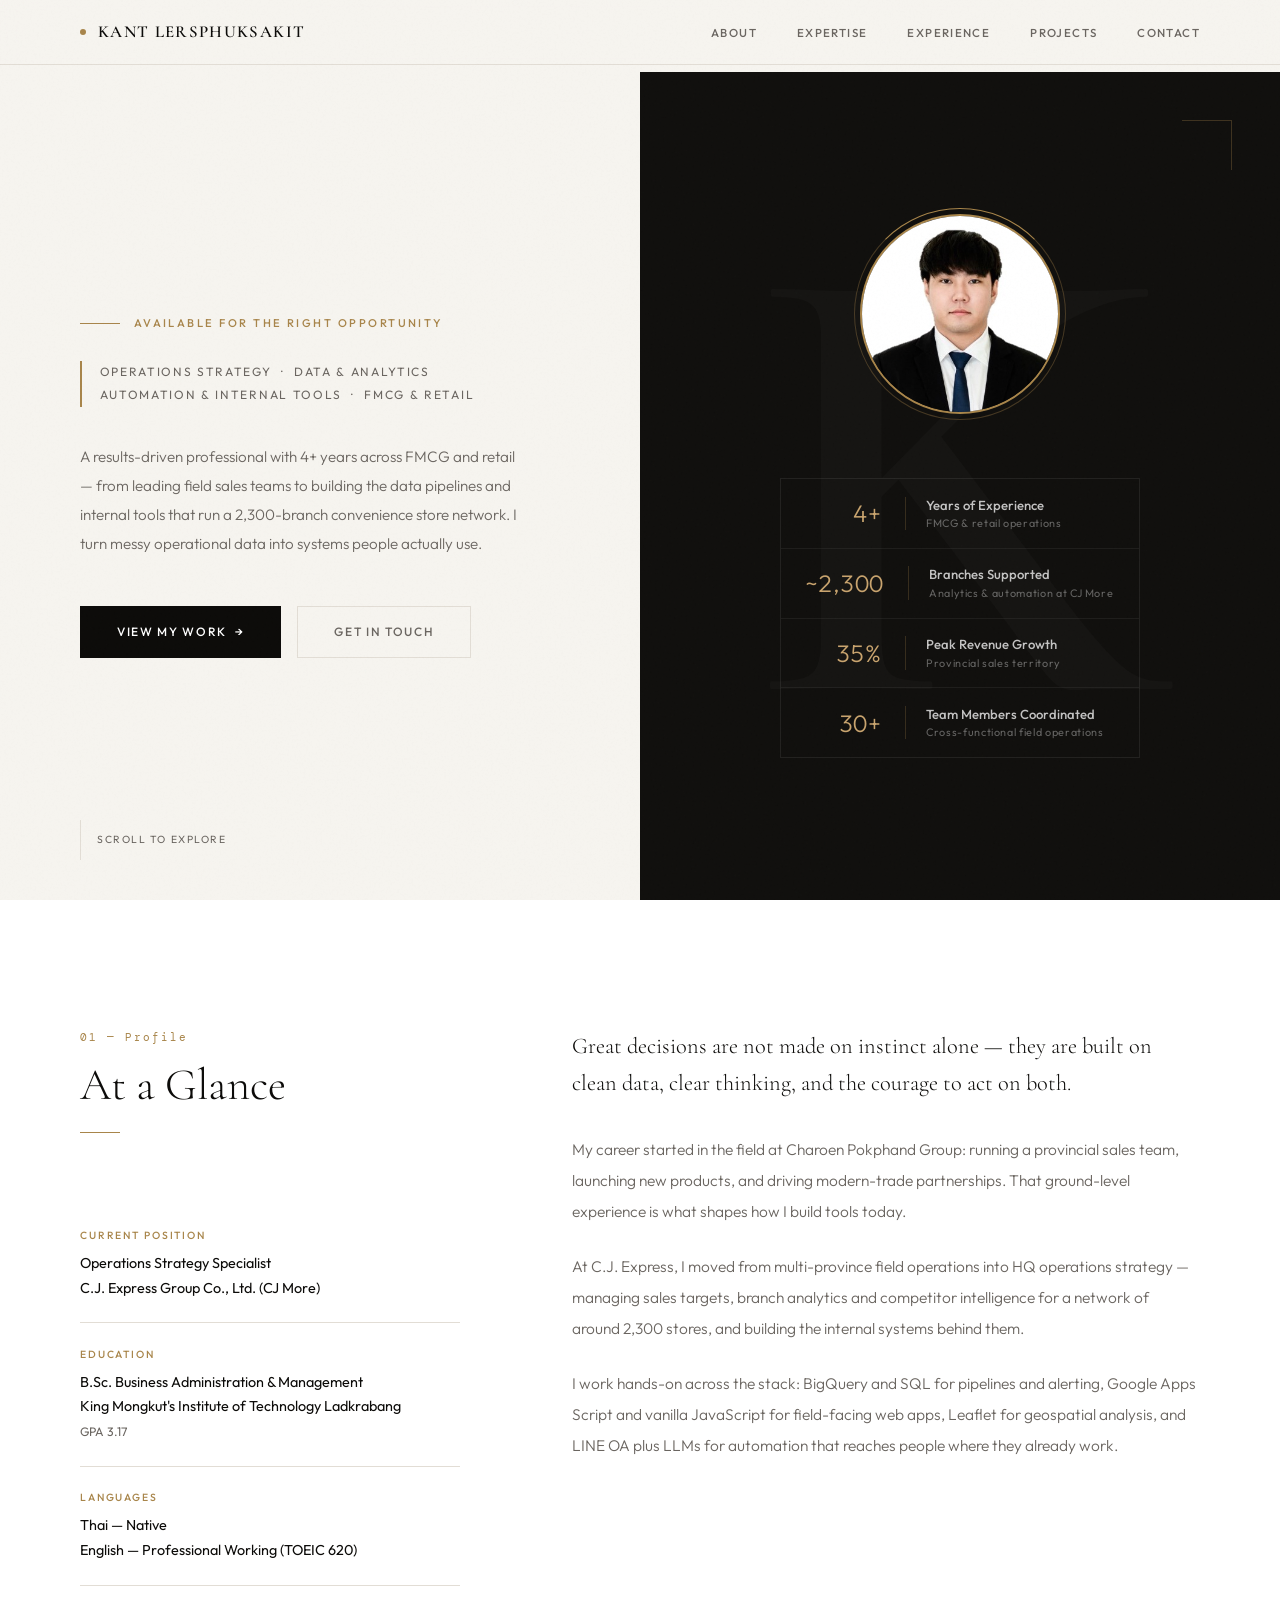
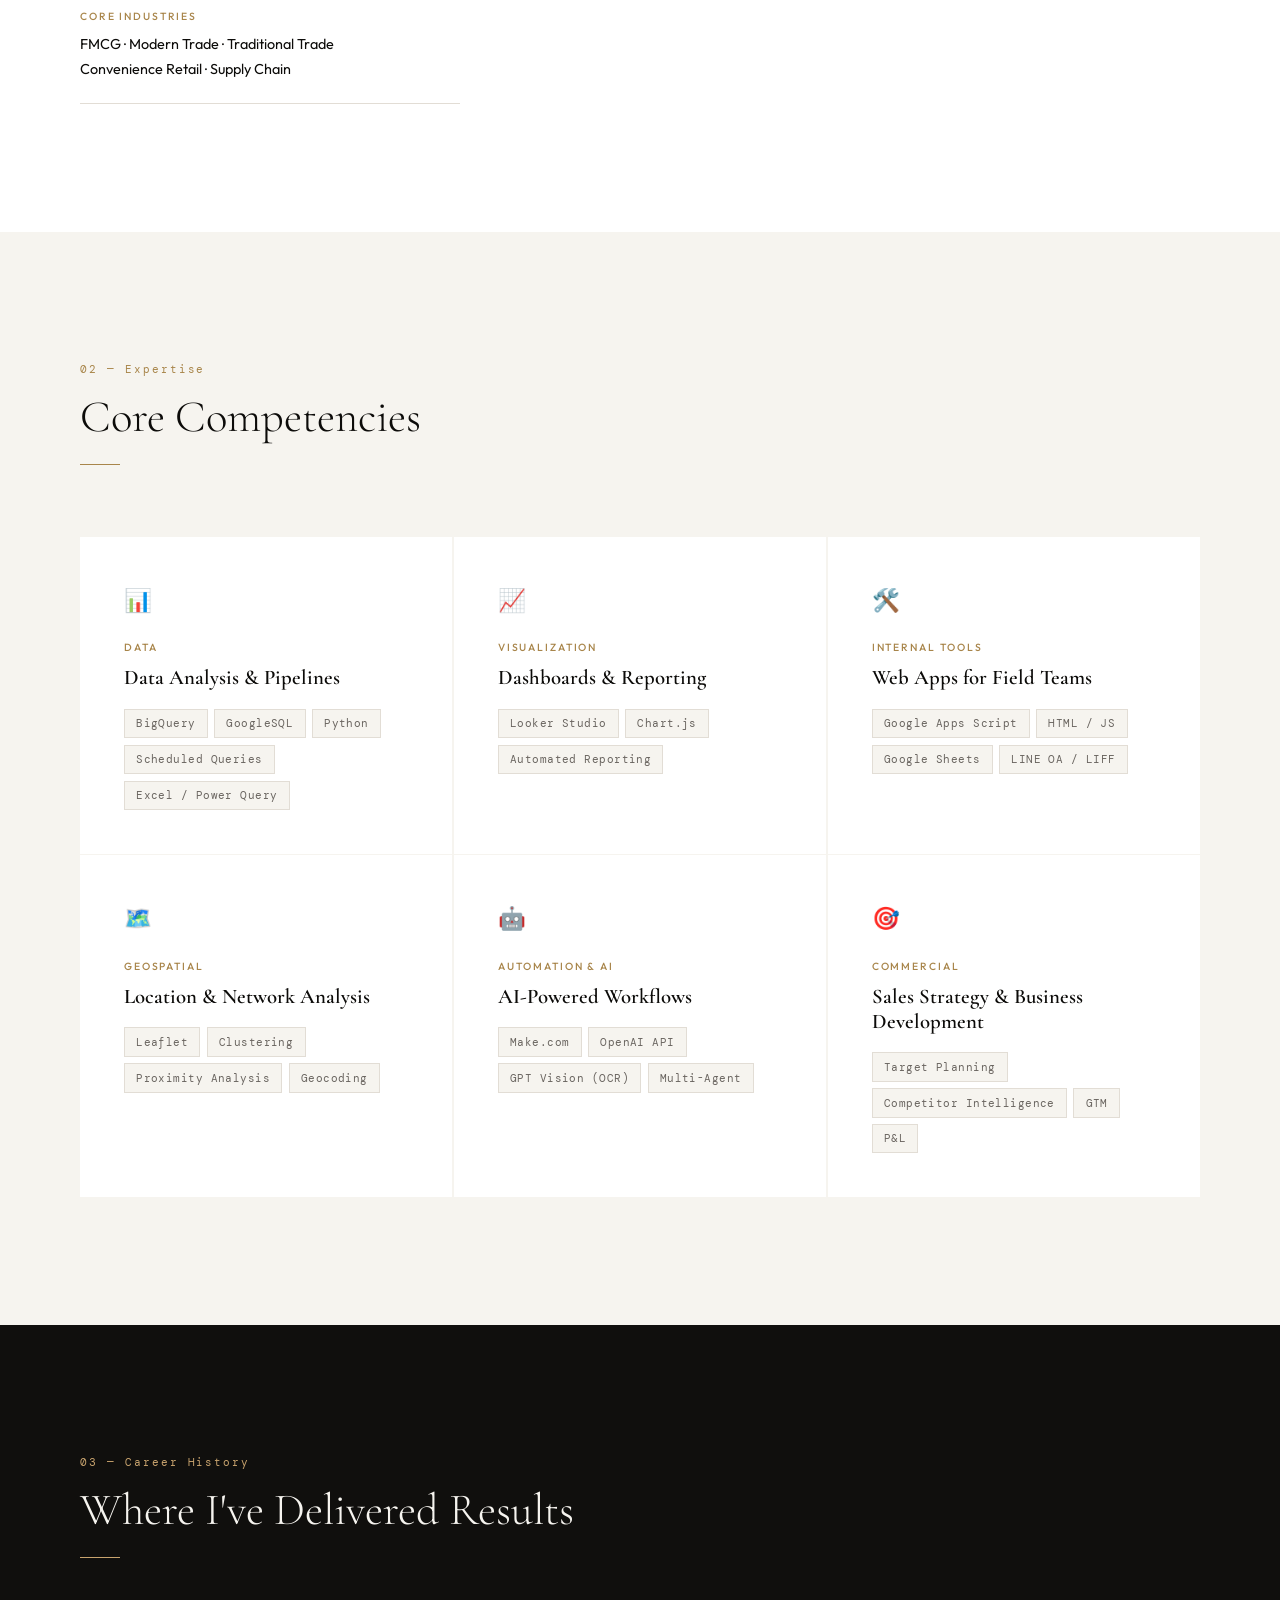
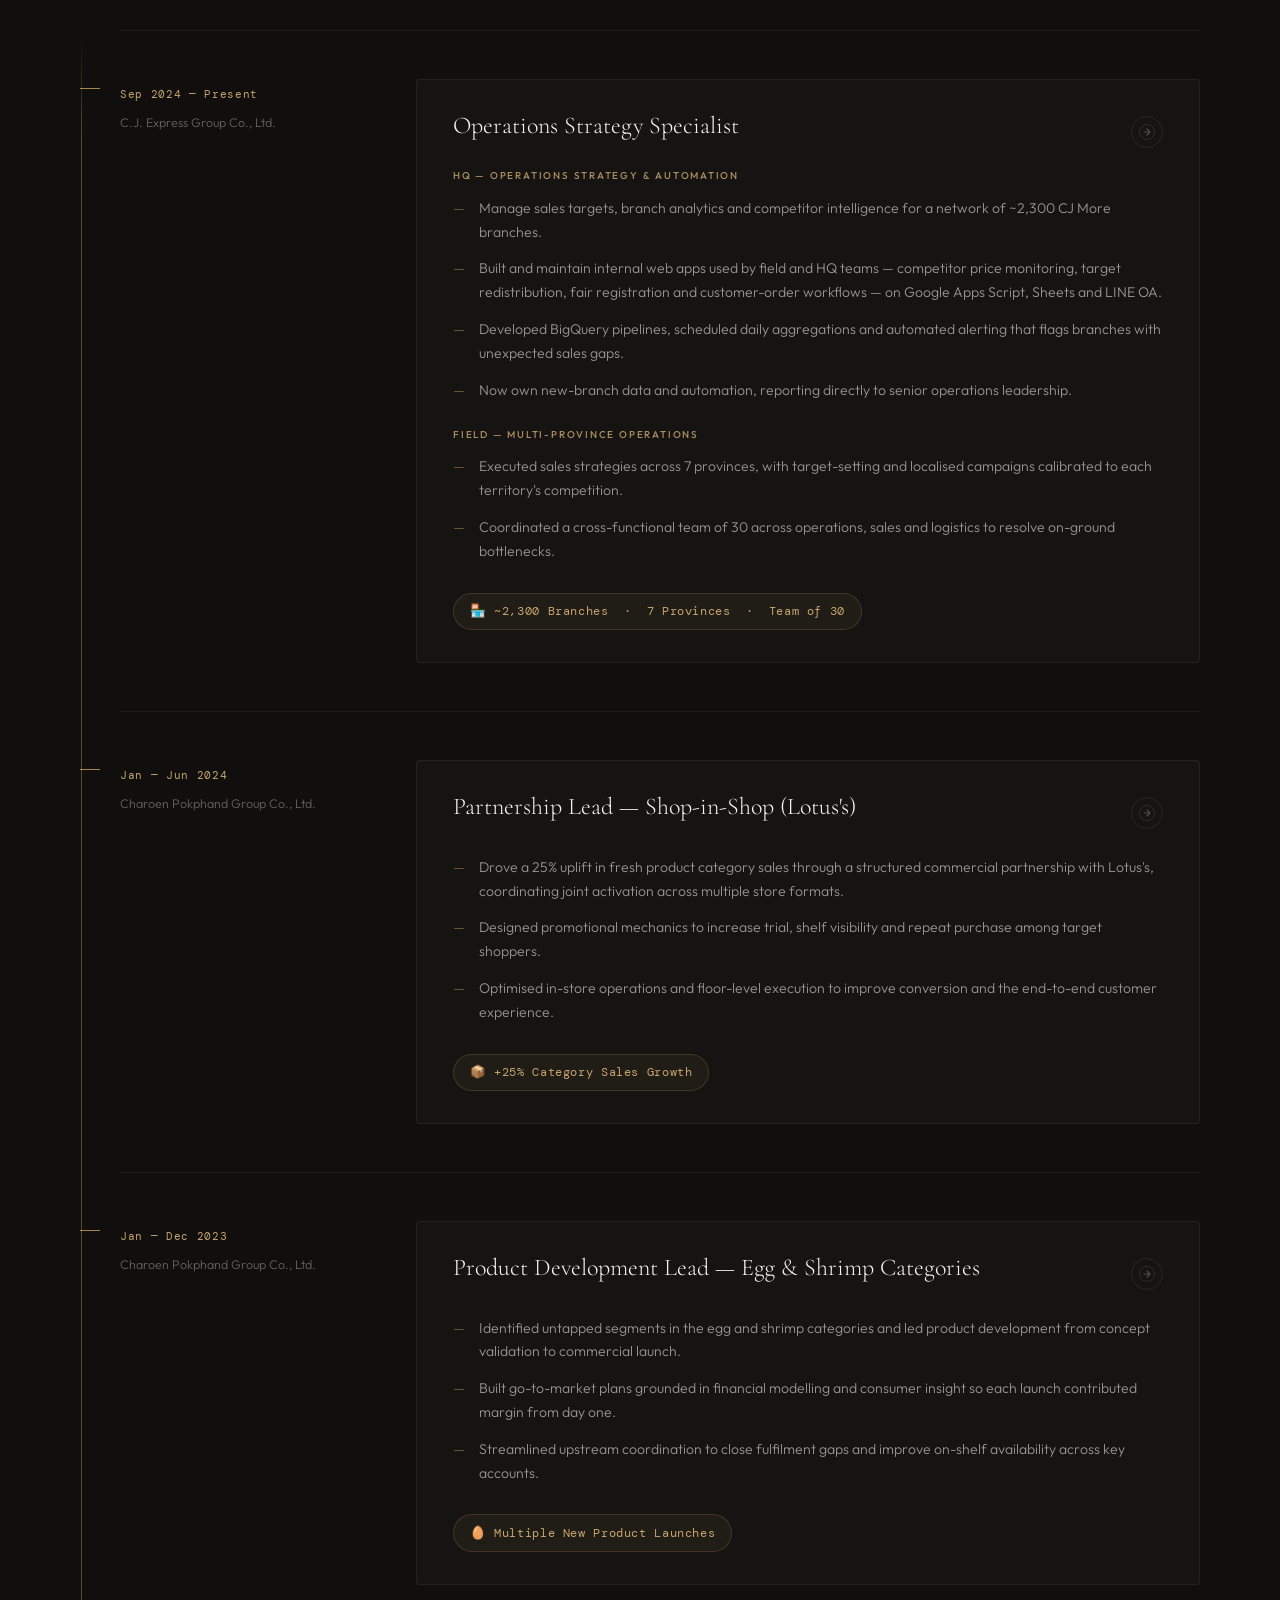
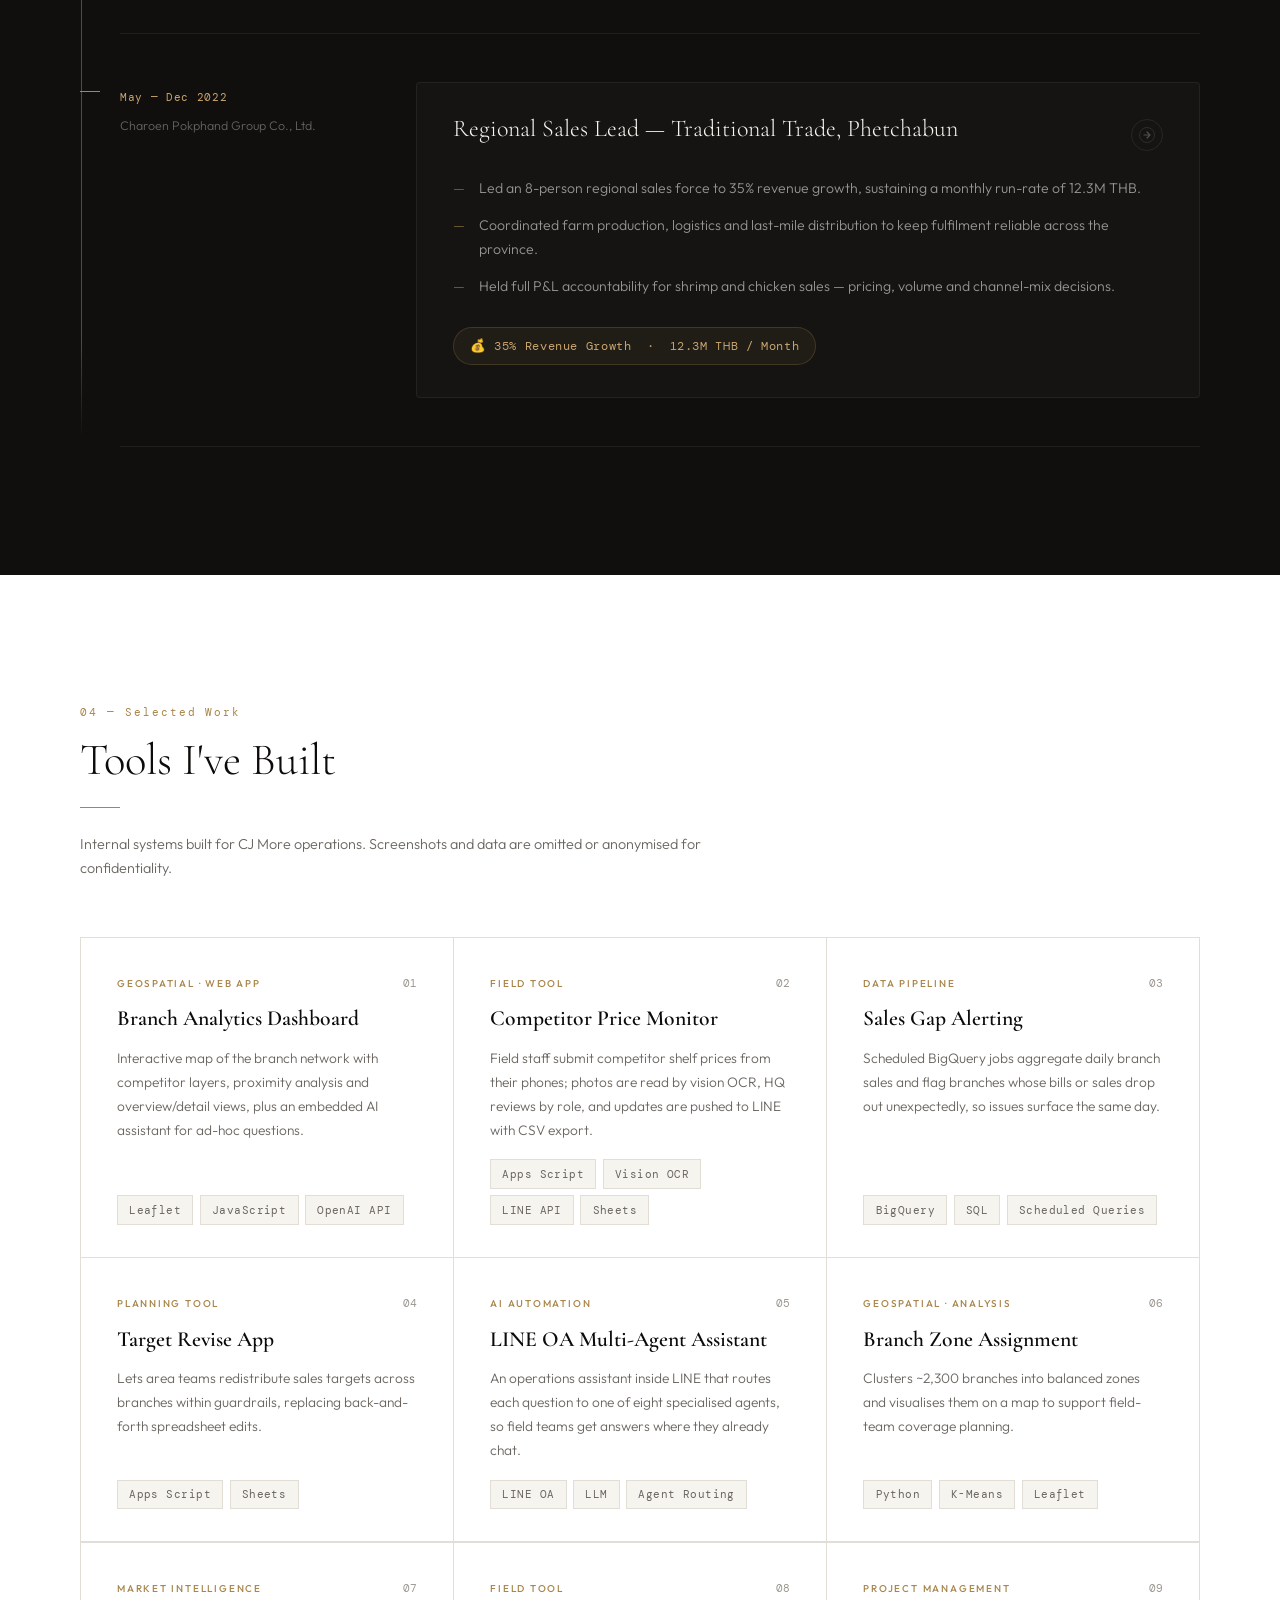
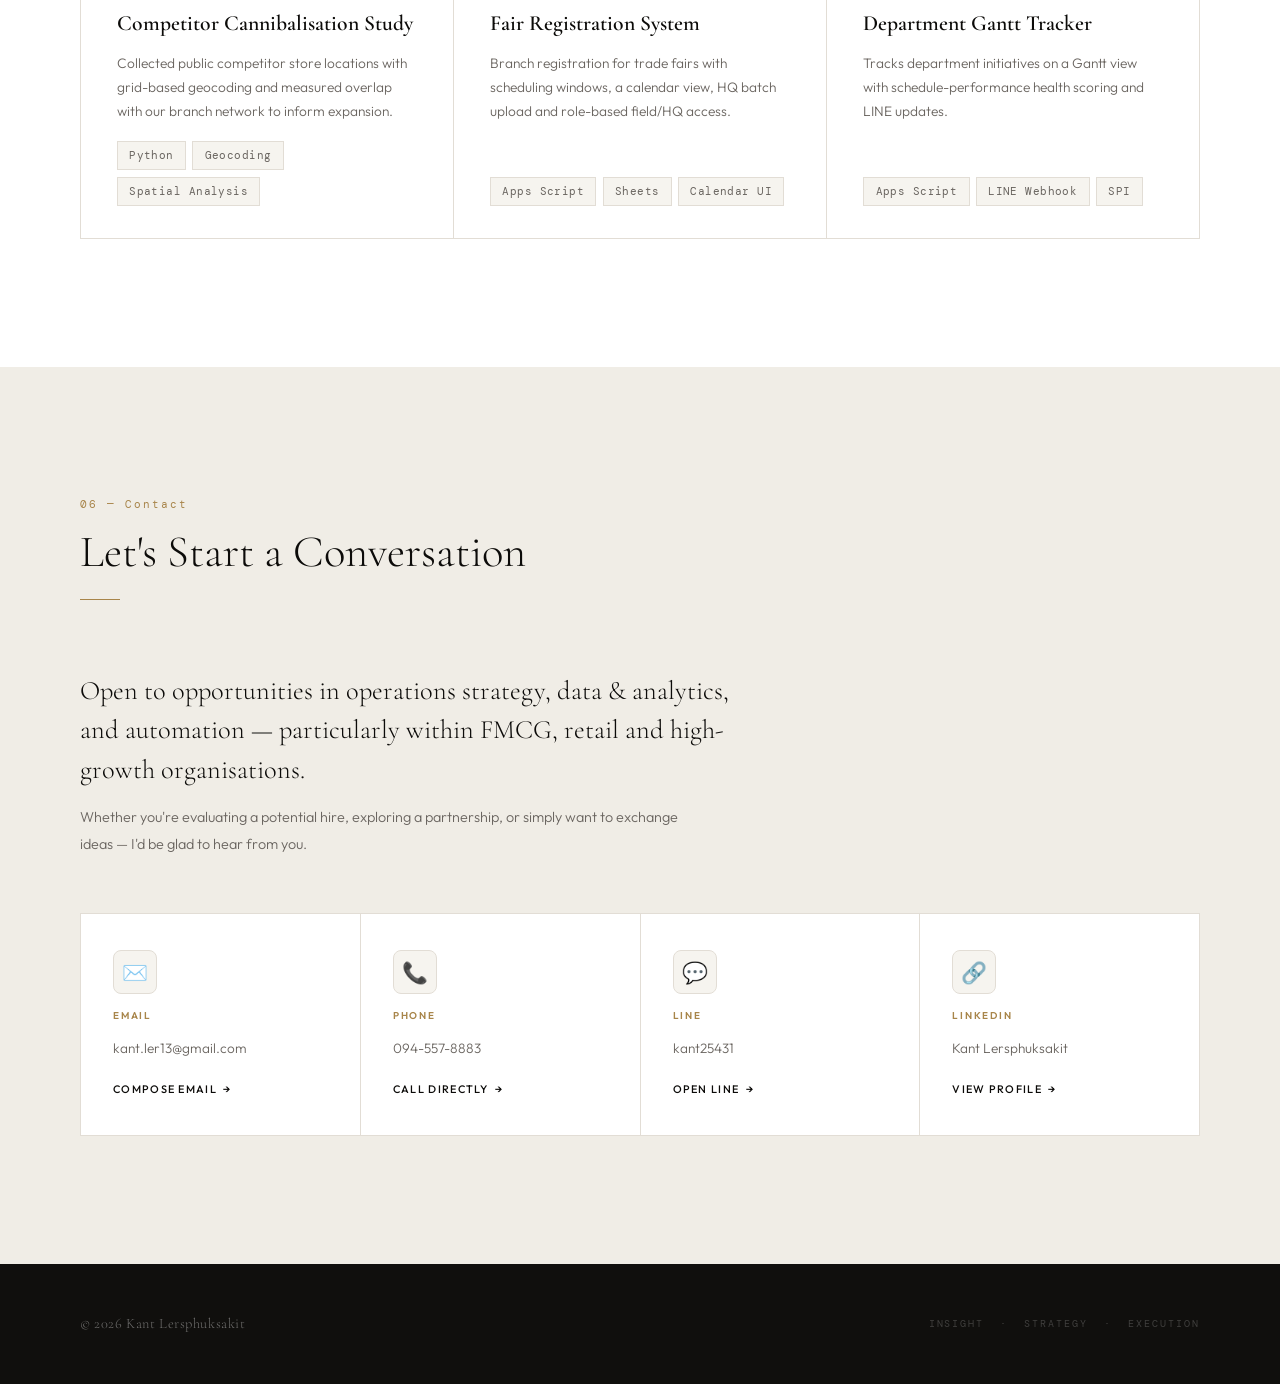
<file: index.html>
<!DOCTYPE html>
<html lang="en">
<head>
<meta charset="UTF-8">
<meta name="viewport" content="width=device-width, initial-scale=1.0">
<title>Kant Lersphuksakit — Operations Strategy & Data Automation</title>
<meta name="description" content="Kant Lersphuksakit — Operations Strategy Specialist at C.J. Express (CJ More). Branch analytics, BigQuery, and internal automation tools across ~2,300 retail branches.">
<meta name="author" content="Kant Lersphuksakit">
<meta name="theme-color" content="#100f0d">

<!-- Open Graph / social preview -->
<meta property="og:type" content="website">
<meta property="og:title" content="Kant Lersphuksakit — Operations Strategy & Data Automation">
<meta property="og:description" content="Branch analytics, BigQuery pipelines and internal automation tools for ~2,300 retail branches.">
<meta property="og:image" content="assets/profile.jpg">
<meta name="twitter:card" content="summary">

<link rel="icon" href="data:image/svg+xml,%3Csvg xmlns='http://www.w3.org/2000/svg' viewBox='0 0 64 64'%3E%3Crect width='64' height='64' rx='14' fill='%23100f0d'/%3E%3Ctext x='50%25' y='54%25' text-anchor='middle' dominant-baseline='middle' font-family='Georgia,serif' font-size='38' fill='%23c9a46e'%3EK%3C/text%3E%3C/svg%3E">
<link rel="preconnect" href="https://fonts.googleapis.com">
<link rel="preconnect" href="https://fonts.gstatic.com" crossorigin>
<link href="https://fonts.googleapis.com/css2?family=Cormorant+Garamond:ital,wght@0,300;0,400;0,600;1,300;1,400&family=Outfit:wght@300;400;500;600&family=DM+Mono:wght@400;500&display=swap" rel="stylesheet">
<link rel="stylesheet" href="css/style.css">
<script>document.documentElement.classList.add('js');</script>
</head>
<body>

<nav>
  <a href="#hero" class="nav-logo">Kant Lersphuksakit</a>
  <button class="nav-toggle" id="navToggle" aria-label="Toggle menu" aria-expanded="false"><span></span><span></span><span></span></button>
  <ul class="nav-links" id="navLinks">
    <li><a href="#about">About</a></li>
    <li><a href="#skills">Expertise</a></li>
    <li><a href="#experience">Experience</a></li>
    <li><a href="#projects">Projects</a></li>
    <li id="nav-cases"><a href="#cases">Case Studies</a></li>
    <li><a href="#contact">Contact</a></li>
  </ul>
</nav>

<main>

<!-- ============ HERO ============ -->
<section id="hero">
  <div class="hero-left">
    <div class="hero-eyebrow">Available for the Right Opportunity</div>
    <div class="hero-title">Operations Strategy &nbsp;·&nbsp; Data &amp; Analytics<br>Automation &amp; Internal Tools &nbsp;·&nbsp; FMCG &amp; Retail</div>
    <p class="hero-summary">A results-driven professional with 4+ years across FMCG and retail — from leading field sales teams to building the data pipelines and internal tools that run a 2,300-branch convenience store network. I turn messy operational data into systems people actually use.</p>
    <div class="hero-actions">
      <a href="#projects" class="hero-cta">View My Work &nbsp;→</a>
      <a href="#contact" class="hero-cta-ghost">Get in Touch</a>
    </div>
  </div>
  <div class="hero-right">
    <div class="hero-photo-wrap">
      <div class="photo-ring">
        <img id="hero-photo-img" src="assets/profile.jpg" alt="Kant Lersphuksakit" class="hero-photo" width="200" height="200">
        <div class="hero-photo-placeholder" id="hero-photo-placeholder"><span>K</span><span>Profile Photo</span></div>
      </div>
    </div>
    <div class="hero-stats">
      <div class="stat"><span class="stat-num" data-target="4" data-suffix="+">4+</span><div class="stat-body"><div class="stat-title">Years of Experience</div><div class="stat-label">FMCG &amp; retail operations</div></div></div>
      <div class="stat"><span class="stat-num" data-target="2300" data-prefix="~">~2,300</span><div class="stat-body"><div class="stat-title">Branches Supported</div><div class="stat-label">Analytics &amp; automation at CJ More</div></div></div>
      <div class="stat"><span class="stat-num" data-target="35" data-suffix="%">35%</span><div class="stat-body"><div class="stat-title">Peak Revenue Growth</div><div class="stat-label">Provincial sales territory</div></div></div>
      <div class="stat"><span class="stat-num" data-target="30" data-suffix="+">30+</span><div class="stat-body"><div class="stat-title">Team Members Coordinated</div><div class="stat-label">Cross-functional field operations</div></div></div>
    </div>
  </div>
  <div class="scroll-indicator">Scroll to explore</div>
</section>

<!-- ============ ABOUT ============ -->
<section id="about">
  <div class="about-grid">
    <div>
      <div class="section-header">
        <span class="section-num">01 — Profile</span>
        <h2 class="section-title">At a Glance</h2>
        <div class="section-line"></div>
      </div>
      <div class="meta-item"><div class="meta-label">Current Position</div><div class="meta-value">Operations Strategy Specialist<br>C.J. Express Group Co., Ltd. (CJ More)</div></div>
      <div class="meta-item"><div class="meta-label">Education</div><div class="meta-value">B.Sc. Business Administration &amp; Management<br>King Mongkut's Institute of Technology Ladkrabang<br><span class="meta-sub">GPA 3.17</span></div></div>
      <div class="meta-item"><div class="meta-label">Languages</div><div class="meta-value">Thai — Native<br>English — Professional Working (TOEIC 620)</div></div>
      <div class="meta-item"><div class="meta-label">Core Industries</div><div class="meta-value">FMCG · Modern Trade · Traditional Trade<br>Convenience Retail · Supply Chain</div></div>
    </div>
    <div class="about-text">
      <p>Great decisions are not made on instinct alone — they are built on clean data, clear thinking, and the courage to act on both.</p>
      <p>My career started in the field at Charoen Pokphand Group: running a provincial sales team, launching new products, and driving modern-trade partnerships. That ground-level experience is what shapes how I build tools today.</p>
      <p>At C.J. Express, I moved from multi-province field operations into HQ operations strategy — managing sales targets, branch analytics and competitor intelligence for a network of around 2,300 stores, and building the internal systems behind them.</p>
      <p>I work hands-on across the stack: BigQuery and SQL for pipelines and alerting, Google Apps Script and vanilla JavaScript for field-facing web apps, Leaflet for geospatial analysis, and LINE OA plus LLMs for automation that reaches people where they already work.</p>
    </div>
  </div>
</section>

<!-- ============ SKILLS ============ -->
<section id="skills">
  <div class="section-header">
    <span class="section-num">02 — Expertise</span>
    <h2 class="section-title">Core Competencies</h2>
    <div class="section-line"></div>
  </div>
  <div class="skills-grid">
    <div class="skill-card"><span class="skill-icon">📊</span><div class="skill-cat">Data</div><div class="skill-name">Data Analysis &amp; Pipelines</div><div class="skill-tags"><span class="tag">BigQuery</span><span class="tag">GoogleSQL</span><span class="tag">Python</span><span class="tag">Scheduled Queries</span><span class="tag">Excel / Power Query</span></div></div>
    <div class="skill-card"><span class="skill-icon">📈</span><div class="skill-cat">Visualization</div><div class="skill-name">Dashboards &amp; Reporting</div><div class="skill-tags"><span class="tag">Looker Studio</span><span class="tag">Chart.js</span><span class="tag">Automated Reporting</span></div></div>
    <div class="skill-card"><span class="skill-icon">🛠️</span><div class="skill-cat">Internal Tools</div><div class="skill-name">Web Apps for Field Teams</div><div class="skill-tags"><span class="tag">Google Apps Script</span><span class="tag">HTML / JS</span><span class="tag">Google Sheets</span><span class="tag">LINE OA / LIFF</span></div></div>
    <div class="skill-card"><span class="skill-icon">🗺️</span><div class="skill-cat">Geospatial</div><div class="skill-name">Location &amp; Network Analysis</div><div class="skill-tags"><span class="tag">Leaflet</span><span class="tag">Clustering</span><span class="tag">Proximity Analysis</span><span class="tag">Geocoding</span></div></div>
    <div class="skill-card"><span class="skill-icon">🤖</span><div class="skill-cat">Automation &amp; AI</div><div class="skill-name">AI-Powered Workflows</div><div class="skill-tags"><span class="tag">Make.com</span><span class="tag">OpenAI API</span><span class="tag">GPT Vision (OCR)</span><span class="tag">Multi-Agent</span></div></div>
    <div class="skill-card"><span class="skill-icon">🎯</span><div class="skill-cat">Commercial</div><div class="skill-name">Sales Strategy &amp; Business Development</div><div class="skill-tags"><span class="tag">Target Planning</span><span class="tag">Competitor Intelligence</span><span class="tag">GTM</span><span class="tag">P&amp;L</span></div></div>
  </div>
</section>

<!-- ============ EXPERIENCE ============ -->
<section id="experience">
  <div class="section-header">
    <span class="section-num">03 — Career History</span>
    <h2 class="section-title">Where I've Delivered Results</h2>
    <div class="section-line"></div>
  </div>
  <div class="timeline">

    <div class="tl-item" data-exp="cj">
      <div class="tl-left"><div class="tl-dot"></div><span class="tl-period">Sep 2024 — Present</span><div class="tl-company">C.J. Express Group Co., Ltd.</div></div>
      <div class="tl-card" tabindex="0" role="button" aria-label="Open details: Operations Strategy Specialist">
        <div class="tl-card-top"><h3 class="tl-role">Operations Strategy Specialist</h3><div class="tl-expand-btn" aria-hidden="true"><svg width="16" height="16" viewBox="0 0 16 16" fill="none"><circle cx="8" cy="8" r="7.5" stroke="currentColor" stroke-opacity=".4"/><path d="M5 8h6M8 5l3 3-3 3" stroke="currentColor" stroke-width="1.2" stroke-linecap="round" stroke-linejoin="round"/></svg></div></div>
        <div class="exp-group-label">HQ — Operations Strategy &amp; Automation</div>
        <ul class="exp-bullets">
          <li>Manage sales targets, branch analytics and competitor intelligence for a network of ~2,300 CJ More branches.</li>
          <li>Built and maintain internal web apps used by field and HQ teams — competitor price monitoring, target redistribution, fair registration and customer-order workflows — on Google Apps Script, Sheets and LINE OA.</li>
          <li>Developed BigQuery pipelines, scheduled daily aggregations and automated alerting that flags branches with unexpected sales gaps.</li>
          <li>Now own new-branch data and automation, reporting directly to senior operations leadership.</li>
        </ul>
        <div class="exp-group-label">Field — Multi-Province Operations</div>
        <ul class="exp-bullets">
          <li>Executed sales strategies across 7 provinces, with target-setting and localised campaigns calibrated to each territory's competition.</li>
          <li>Coordinated a cross-functional team of 30 across operations, sales and logistics to resolve on-ground bottlenecks.</li>
        </ul>
        <span class="exp-highlight">🏪 ~2,300 Branches &nbsp;·&nbsp; 7 Provinces &nbsp;·&nbsp; Team of 30</span>
      </div>
    </div>

    <div class="tl-item" data-exp="cp2024">
      <div class="tl-left"><div class="tl-dot"></div><span class="tl-period">Jan — Jun 2024</span><div class="tl-company">Charoen Pokphand Group Co., Ltd.</div></div>
      <div class="tl-card" tabindex="0" role="button" aria-label="Open details: Partnership Lead">
        <div class="tl-card-top"><h3 class="tl-role">Partnership Lead — Shop-in-Shop (Lotus's)</h3><div class="tl-expand-btn" aria-hidden="true"><svg width="16" height="16" viewBox="0 0 16 16" fill="none"><circle cx="8" cy="8" r="7.5" stroke="currentColor" stroke-opacity=".4"/><path d="M5 8h6M8 5l3 3-3 3" stroke="currentColor" stroke-width="1.2" stroke-linecap="round" stroke-linejoin="round"/></svg></div></div>
        <ul class="exp-bullets">
          <li>Drove a 25% uplift in fresh product category sales through a structured commercial partnership with Lotus's, coordinating joint activation across multiple store formats.</li>
          <li>Designed promotional mechanics to increase trial, shelf visibility and repeat purchase among target shoppers.</li>
          <li>Optimised in-store operations and floor-level execution to improve conversion and the end-to-end customer experience.</li>
        </ul>
        <span class="exp-highlight">📦 +25% Category Sales Growth</span>
      </div>
    </div>

    <div class="tl-item" data-exp="cp2023">
      <div class="tl-left"><div class="tl-dot"></div><span class="tl-period">Jan — Dec 2023</span><div class="tl-company">Charoen Pokphand Group Co., Ltd.</div></div>
      <div class="tl-card" tabindex="0" role="button" aria-label="Open details: Product Development Lead">
        <div class="tl-card-top"><h3 class="tl-role">Product Development Lead — Egg &amp; Shrimp Categories</h3><div class="tl-expand-btn" aria-hidden="true"><svg width="16" height="16" viewBox="0 0 16 16" fill="none"><circle cx="8" cy="8" r="7.5" stroke="currentColor" stroke-opacity=".4"/><path d="M5 8h6M8 5l3 3-3 3" stroke="currentColor" stroke-width="1.2" stroke-linecap="round" stroke-linejoin="round"/></svg></div></div>
        <ul class="exp-bullets">
          <li>Identified untapped segments in the egg and shrimp categories and led product development from concept validation to commercial launch.</li>
          <li>Built go-to-market plans grounded in financial modelling and consumer insight so each launch contributed margin from day one.</li>
          <li>Streamlined upstream coordination to close fulfilment gaps and improve on-shelf availability across key accounts.</li>
        </ul>
        <span class="exp-highlight">🥚 Multiple New Product Launches</span>
      </div>
    </div>

    <div class="tl-item" data-exp="cp2022">
      <div class="tl-left"><div class="tl-dot"></div><span class="tl-period">May — Dec 2022</span><div class="tl-company">Charoen Pokphand Group Co., Ltd.</div></div>
      <div class="tl-card" tabindex="0" role="button" aria-label="Open details: Regional Sales Lead">
        <div class="tl-card-top"><h3 class="tl-role">Regional Sales Lead — Traditional Trade, Phetchabun</h3><div class="tl-expand-btn" aria-hidden="true"><svg width="16" height="16" viewBox="0 0 16 16" fill="none"><circle cx="8" cy="8" r="7.5" stroke="currentColor" stroke-opacity=".4"/><path d="M5 8h6M8 5l3 3-3 3" stroke="currentColor" stroke-width="1.2" stroke-linecap="round" stroke-linejoin="round"/></svg></div></div>
        <ul class="exp-bullets">
          <li>Led an 8-person regional sales force to 35% revenue growth, sustaining a monthly run-rate of 12.3M THB.</li>
          <li>Coordinated farm production, logistics and last-mile distribution to keep fulfilment reliable across the province.</li>
          <li>Held full P&amp;L accountability for shrimp and chicken sales — pricing, volume and channel-mix decisions.</li>
        </ul>
        <span class="exp-highlight">💰 35% Revenue Growth &nbsp;·&nbsp; 12.3M THB / Month</span>
      </div>
    </div>

  </div>
</section>

<!-- ============ PROJECTS (rendered from js/data.js) ============ -->
<section id="projects">
  <div class="section-header">
    <span class="section-num">04 — Selected Work</span>
    <h2 class="section-title">Tools I've Built</h2>
    <div class="section-line"></div>
  </div>
  <p class="projects-intro">Internal systems built for CJ More operations. Screenshots and data are omitted or anonymised for confidentiality.</p>
  <div class="projects-grid" id="projects-grid"></div>
</section>

<!-- ============ CASE STUDIES (rendered from js/cases.js · hidden while empty) ============ -->
<section id="cases">
  <div class="section-header">
    <span class="section-num">05 — Decision Lab</span>
    <h2 class="section-title">Case Studies</h2>
    <div class="section-line"></div>
  </div>
  <p class="projects-intro">Every weekend I take one real business decision — framed at the moment it had to be made — and work it end to end: sizing the numbers, weighing the options, committing to a call, then defending it under hard challenge. Each case shows how my answer changed under pressure and how it held up against what actually happened.</p>
  <ol class="cases-how">
    <li><b>Frame</b><span>A real company decision, told only with what was known at the time — no hindsight, no spoilers.</span></li>
    <li><b>Size &amp; decide</b><span>Back-of-envelope numbers with stated assumptions, three or more real options, and one clear call.</span></li>
    <li><b>Stress-test</b><span>The answer is challenged round after round on its weakest point until it holds up.</span></li>
    <li><b>Reveal &amp; score</b><span>Compared honestly with what actually happened, then scored on a 5-part rubric.</span></li>
  </ol>
  <p class="cases-rubric">Scorecard (self-assessed, 1–5): Framing · Numbers · Options · Decision &amp; Risk · Communication. A case is published only when every dimension reaches 4.</p>
  <div class="cases-grid" id="cases-grid"></div>
</section>

<!-- ============ CONTACT ============ -->
<section id="contact">
  <div class="section-header">
    <span class="section-num">06 — Contact</span>
    <h2 class="section-title">Let's Start a Conversation</h2>
    <div class="section-line"></div>
  </div>
  <p class="contact-intro">Open to opportunities in operations strategy, data &amp; analytics, and automation — particularly within FMCG, retail and high-growth organisations.</p>
  <p class="contact-sub">Whether you're evaluating a potential hire, exploring a partnership, or simply want to exchange ideas — I'd be glad to hear from you.</p>
  <div class="contact-cards">
    <!-- email & phone are assembled by JS to reduce spam scraping -->
    <a href="#contact" class="contact-card" id="cc-email" data-user="kant.ler13" data-domain="gmail.com"><span class="cc-icon">✉️</span><span class="cc-label">Email</span><span class="cc-value">Click to reveal</span><span class="cc-action">Compose email <span>→</span></span></a>
    <a href="#contact" class="contact-card" id="cc-phone" data-p1="+66" data-p2="94557" data-p3="8883" data-display="094-557-8883"><span class="cc-icon">📞</span><span class="cc-label">Phone</span><span class="cc-value">Click to reveal</span><span class="cc-action">Call directly <span>→</span></span></a>
    <a href="https://line.me/ti/p/~kant25431" target="_blank" rel="noopener" class="contact-card"><span class="cc-icon">💬</span><span class="cc-label">LINE</span><span class="cc-value">kant25431</span><span class="cc-action">Open LINE <span>→</span></span></a>
    <a href="https://www.linkedin.com/in/kant-lersphuksakit/" target="_blank" rel="noopener" class="contact-card"><span class="cc-icon">🔗</span><span class="cc-label">LinkedIn</span><span class="cc-value">Kant Lersphuksakit</span><span class="cc-action">View profile <span>→</span></span></a>
  </div>
</section>

</main>

<footer>
  <span class="footer-left">© <span id="year">2026</span> Kant Lersphuksakit</span>
  <span class="footer-right">Insight &nbsp;·&nbsp; Strategy &nbsp;·&nbsp; Execution</span>
</footer>

<!-- GALLERY MODAL -->
<div id="exp-modal" class="modal-overlay" role="dialog" aria-modal="true" aria-labelledby="modal-title" aria-hidden="true">
  <div class="modal-box">
    <button class="modal-close" id="modal-close" aria-label="Close">✕</button>
    <button class="modal-arrow prev" id="modal-prev" aria-label="Previous">&#8592;</button>
    <button class="modal-arrow next" id="modal-next" aria-label="Next">&#8594;</button>
    <div class="modal-header">
      <div class="modal-eyebrow" id="modal-period"></div>
      <div class="modal-company" id="modal-company"></div>
      <div class="modal-title" id="modal-title"></div>
    </div>
    <div class="modal-gallery" id="modal-gallery"></div>
    <div class="modal-dots" id="modal-dots"></div>
  </div>
</div>

<script src="js/data.js"></script>
<script src="js/cases.js"></script>
<script src="js/main.js"></script>
</body>
</html>
</file>
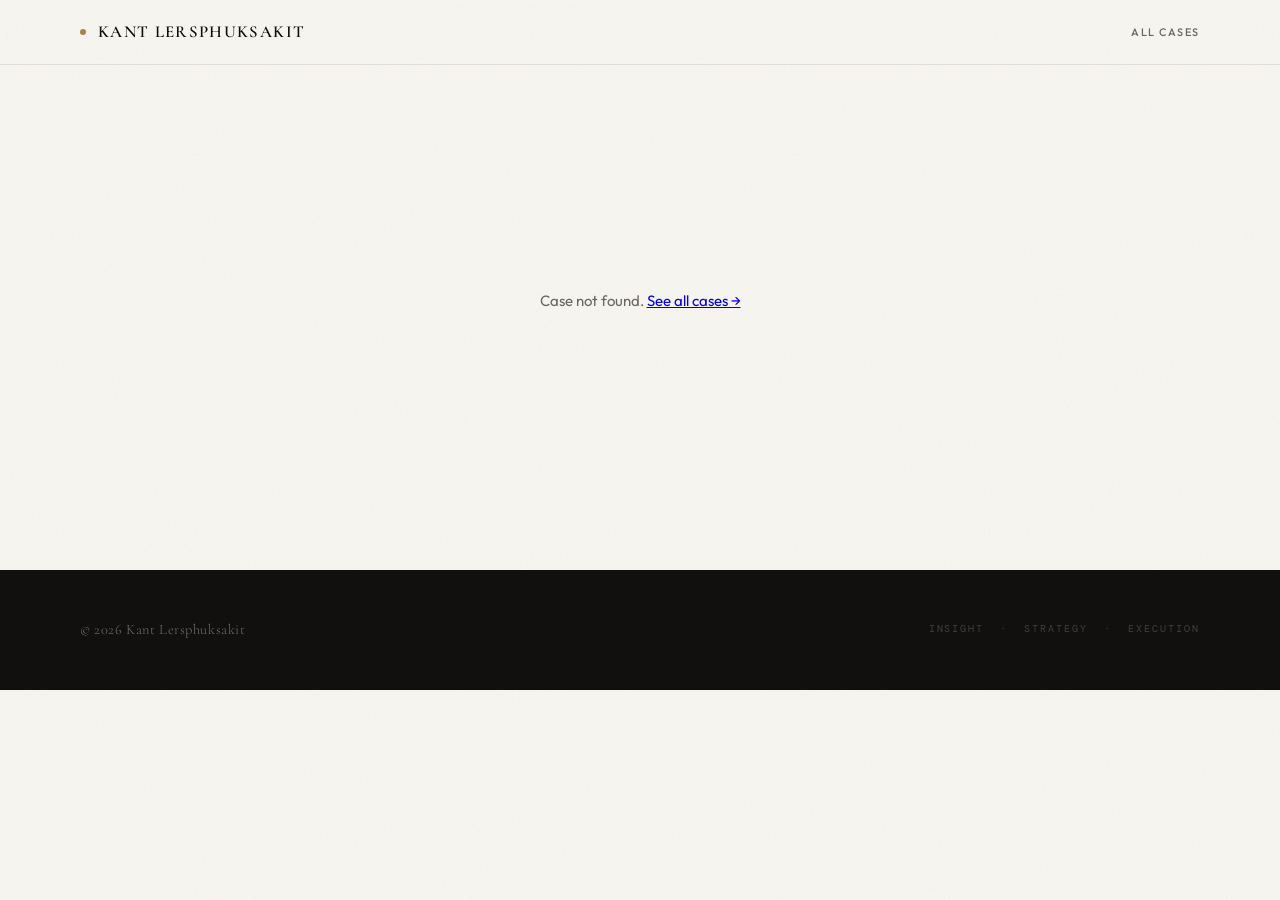
<file: case.html>
<!DOCTYPE html>
<html lang="en">
<head>
<meta charset="UTF-8">
<meta name="viewport" content="width=device-width, initial-scale=1.0">
<title>Case Study — Kant Lersphuksakit</title>
<meta name="description" content="A real business decision, worked end to end by Kant Lersphuksakit: numbers, options, the call, and how it held up.">
<meta name="author" content="Kant Lersphuksakit">
<meta name="theme-color" content="#100f0d">
<link rel="icon" href="data:image/svg+xml,%3Csvg xmlns='http://www.w3.org/2000/svg' viewBox='0 0 64 64'%3E%3Crect width='64' height='64' rx='14' fill='%23100f0d'/%3E%3Ctext x='50%25' y='54%25' text-anchor='middle' dominant-baseline='middle' font-family='Georgia,serif' font-size='38' fill='%23c9a46e'%3EK%3C/text%3E%3C/svg%3E">
<link rel="preconnect" href="https://fonts.googleapis.com">
<link rel="preconnect" href="https://fonts.gstatic.com" crossorigin>
<link href="https://fonts.googleapis.com/css2?family=Cormorant+Garamond:ital,wght@0,300;0,400;0,600;1,300;1,400&family=Outfit:wght@300;400;500;600&family=DM+Mono:wght@400;500&display=swap" rel="stylesheet">
<link rel="stylesheet" href="css/style.css">
</head>
<body>

<nav>
  <a href="index.html" class="nav-logo">Kant Lersphuksakit</a>
  <a href="index.html#cases" class="cs-back">All Cases</a>
</nav>

<main class="cs-page" id="case-root"></main>

<footer>
  <span class="footer-left">© <span id="year">2026</span> Kant Lersphuksakit</span>
  <span class="footer-right">Insight &nbsp;·&nbsp; Strategy &nbsp;·&nbsp; Execution</span>
</footer>

<script src="js/cases.js"></script>
<script src="js/case.js"></script>
</body>
</html>
</file>
<file: css/style.css>
*,*::before,*::after{box-sizing:border-box;margin:0;padding:0}
:root{
  --ink:#0c0b09;--paper:#f6f4ef;--paper-alt:#f0ede6;
  --gold:#a8854a;--gold-light:#c9a46e;--gold-dim:rgba(168,133,74,0.15);
  --muted:#6a6560;--muted-light:#9b9690;--line:#e2ddd5;
  --white:#ffffff;--dark:#100f0d;--dark-2:#181613;
}
html{scroll-behavior:smooth;scroll-padding-top:4.5rem}
body{font-family:'Outfit',sans-serif;background:var(--paper);color:var(--ink);font-size:15px;line-height:1.7;overflow-x:hidden}
body::before{content:'';position:fixed;inset:0;background-image:url("data:image/svg+xml,%3Csvg viewBox='0 0 512 512' xmlns='http://www.w3.org/2000/svg'%3E%3Cfilter id='noise'%3E%3CfeTurbulence type='fractalNoise' baseFrequency='0.75' numOctaves='4' stitchTiles='stitch'/%3E%3C/filter%3E%3Crect width='100%25' height='100%25' filter='url(%23noise)' opacity='0.035'/%3E%3C/svg%3E");pointer-events:none;z-index:999;opacity:.5}
a:focus-visible,button:focus-visible,[tabindex]:focus-visible{outline:2px solid var(--gold);outline-offset:3px}

/* NAV */
nav{position:fixed;top:0;left:0;right:0;z-index:900;display:flex;justify-content:space-between;align-items:center;padding:1.1rem 5rem;background:rgba(246,244,239,0.92);backdrop-filter:blur(16px);-webkit-backdrop-filter:blur(16px);border-bottom:1px solid var(--line)}
.nav-logo{font-family:'Cormorant Garamond',serif;font-size:1.05rem;font-weight:600;letter-spacing:0.08em;text-transform:uppercase;color:var(--ink);text-decoration:none;display:flex;align-items:center;gap:.75rem}
.nav-logo::before{content:'';display:block;width:6px;height:6px;background:var(--gold);border-radius:50%}
.nav-links{display:flex;gap:2.5rem;list-style:none}
.nav-links a{text-decoration:none;color:var(--muted);font-size:0.72rem;letter-spacing:0.12em;text-transform:uppercase;font-weight:500;transition:color .2s;position:relative}
.nav-links a::after{content:'';position:absolute;bottom:-3px;left:0;width:0;height:1px;background:var(--gold);transition:width .25s}
.nav-links a:hover{color:var(--ink)}.nav-links a:hover::after{width:100%}
.nav-toggle{display:none;flex-direction:column;justify-content:space-between;width:24px;height:17px;cursor:pointer;background:none;border:none;padding:0}
.nav-toggle span{display:block;width:100%;height:1.5px;background:var(--ink);transition:all .3s;transform-origin:left}
.nav-toggle.open span:nth-child(1){transform:rotate(45deg) translateY(-1px)}
.nav-toggle.open span:nth-child(2){opacity:0}
.nav-toggle.open span:nth-child(3){transform:rotate(-45deg) translateY(1px)}

/* HERO */
#hero{min-height:100vh;display:grid;grid-template-columns:1fr 1fr;padding:4.5rem 0 0;position:relative}
.hero-left{display:flex;flex-direction:column;justify-content:center;padding:6rem 4rem 6rem 5rem}
.hero-eyebrow{font-size:0.7rem;letter-spacing:0.22em;text-transform:uppercase;color:var(--gold);font-weight:500;margin-bottom:1.75rem;display:flex;align-items:center;gap:.85rem}
.hero-eyebrow::before{content:'';display:block;width:2.5rem;height:1px;background:var(--gold)}
.hero-title{font-size:0.75rem;letter-spacing:0.14em;text-transform:uppercase;color:var(--muted);margin-bottom:2.25rem;padding-left:1.1rem;border-left:2px solid var(--gold);line-height:1.9}
.hero-summary{color:var(--muted);max-width:28rem;font-size:0.95rem;line-height:1.9;margin-bottom:3rem;font-weight:300}
.hero-actions{display:flex;gap:1rem;align-items:center;flex-wrap:wrap}
.hero-cta{display:inline-flex;align-items:center;gap:.6rem;text-decoration:none;color:var(--white);font-size:0.75rem;letter-spacing:0.14em;text-transform:uppercase;font-weight:500;padding:.9rem 2.25rem;background:var(--ink);border:1px solid var(--ink);transition:all .3s}
.hero-cta:hover{background:var(--gold);border-color:var(--gold)}
.hero-cta-ghost{display:inline-flex;align-items:center;gap:.6rem;text-decoration:none;color:var(--muted);font-size:0.75rem;letter-spacing:0.14em;text-transform:uppercase;font-weight:500;padding:.9rem 2.25rem;border:1px solid var(--line);transition:all .3s}
.hero-cta-ghost:hover{border-color:var(--ink);color:var(--ink)}

/* HERO RIGHT */
.hero-right{background:var(--dark);display:flex;flex-direction:column;justify-content:center;align-items:center;padding:5rem 4rem;position:relative;overflow:hidden;gap:4rem}
.hero-right::before{content:'K';font-family:'Cormorant Garamond',serif;font-size:50vw;font-weight:600;color:rgba(255,255,255,0.02);position:absolute;top:50%;left:50%;transform:translate(-50%,-50%);line-height:1;pointer-events:none;white-space:nowrap;user-select:none}
.hero-right::after{content:'';position:absolute;top:3rem;right:3rem;width:50px;height:50px;border-top:1px solid rgba(168,133,74,0.3);border-right:1px solid rgba(168,133,74,0.3);pointer-events:none}

/* PHOTO */
.hero-photo-wrap{position:relative;z-index:1;display:flex;flex-direction:column;align-items:center;gap:1.25rem}
.photo-ring{position:relative;width:200px;height:200px}
.photo-ring::before{content:'';position:absolute;inset:-6px;border-radius:50%;border:1px solid rgba(168,133,74,0.35);animation:rotate 12s linear infinite;border-top-color:var(--gold)}
@keyframes rotate{to{transform:rotate(360deg)}}
.hero-photo{width:200px;height:200px;border-radius:50%;object-fit:cover;border:2px solid var(--gold);display:block;position:relative;z-index:1;transition:transform .4s ease}
.hero-photo:hover{transform:scale(1.03)}
.hero-photo-placeholder{width:200px;height:200px;border-radius:50%;border:1px dashed rgba(168,133,74,0.4);display:none;flex-direction:column;align-items:center;justify-content:center;gap:.5rem;color:rgba(255,255,255,0.25);font-size:0.7rem;letter-spacing:0.1em;text-transform:uppercase;text-align:center;position:relative;z-index:1}
.hero-photo-placeholder span:first-child{font-family:'Cormorant Garamond',serif;font-size:3rem;color:var(--gold-light);opacity:.6;letter-spacing:0}
.photo-missing .hero-photo{display:none}
.photo-missing .hero-photo-placeholder{display:flex}

/* STATS */
.hero-stats{display:flex;flex-direction:column;position:relative;z-index:1;width:100%;max-width:360px;border:1px solid rgba(255,255,255,0.08)}
.stat{display:flex;align-items:center;gap:1.5rem;padding:1.1rem 1.5rem;border-bottom:1px solid rgba(255,255,255,0.06);transition:background .25s}
.stat:last-child{border-bottom:none}
.stat:hover{background:rgba(255,255,255,0.03)}
.stat-num{font-family:'Outfit',sans-serif;font-size:1.5rem;font-weight:300;color:var(--gold-light);line-height:1;min-width:4.75rem;text-align:right;flex-shrink:0;letter-spacing:0.02em;font-variant-numeric:tabular-nums}
.stat-body{border-left:1px solid rgba(168,133,74,0.25);padding-left:1.25rem}
.stat-title{font-size:0.82rem;font-weight:500;color:rgba(255,255,255,0.75);line-height:1.3}
.stat-label{font-size:0.68rem;color:rgba(255,255,255,0.35);letter-spacing:0.06em;margin-top:.15rem;line-height:1.3}

/* SCROLL INDICATOR */
.scroll-indicator{position:absolute;bottom:2.5rem;left:5rem;display:flex;align-items:center;gap:1rem;font-size:0.65rem;letter-spacing:0.15em;text-transform:uppercase;color:var(--muted)}
.scroll-indicator::before{content:'';display:block;width:1px;height:40px;background:var(--line);animation:scrollPulse 2s ease-in-out infinite}
@keyframes scrollPulse{0%,100%{opacity:.3;transform:scaleY(1)}50%{opacity:1;transform:scaleY(0.5)}}

/* SECTIONS */
section{padding:8rem 5rem}
.section-header{margin-bottom:4.5rem}
.section-num{font-family:'DM Mono',monospace;font-size:0.68rem;color:var(--gold);letter-spacing:0.18em;display:block;margin-bottom:.85rem}
.section-title{font-family:'Cormorant Garamond',serif;font-size:clamp(2rem,3.5vw,2.8rem);font-weight:300;line-height:1.15}
.section-line{width:2.5rem;height:1px;background:var(--gold);margin-top:1.25rem}

/* ABOUT */
#about{background:var(--white)}
.about-grid{display:grid;grid-template-columns:1fr 1.65fr;gap:7rem;align-items:start}
.meta-item{padding:1.4rem 0;border-bottom:1px solid var(--line)}
.meta-item:first-of-type{border-top:1px solid var(--line)}
.meta-label{font-size:0.65rem;letter-spacing:0.18em;text-transform:uppercase;color:var(--gold);margin-bottom:.4rem;font-weight:500}
.meta-value{font-size:0.9rem;color:var(--ink);line-height:1.7}
.meta-sub{color:var(--muted);font-size:.85em}
.about-text p{color:var(--muted);margin-bottom:1.5rem;line-height:2;font-size:0.97rem;font-weight:300}
.about-text p:first-child{font-family:'Cormorant Garamond',serif;font-size:1.4rem;font-weight:300;color:var(--ink);line-height:1.65;margin-bottom:2rem}

/* SKILLS */
#skills{background:var(--paper)}
.skills-grid{display:grid;grid-template-columns:repeat(3,1fr);gap:1.5px}
.skill-card{background:var(--white);padding:2.75rem;transition:transform .3s,box-shadow .3s;position:relative;overflow:hidden;cursor:default}
.skill-card::after{content:'';position:absolute;bottom:0;left:0;width:0;height:2px;background:var(--gold);transition:width .4s}
.skill-card:hover::after{width:100%}
.skill-card:hover{transform:translateY(-4px);box-shadow:0 12px 32px rgba(0,0,0,0.06)}
.skill-icon{font-size:1.4rem;margin-bottom:1.25rem;display:block}
.skill-cat{font-size:0.65rem;letter-spacing:0.18em;text-transform:uppercase;color:var(--gold);margin-bottom:.6rem;font-weight:500}
.skill-name{font-family:'Cormorant Garamond',serif;font-size:1.3rem;font-weight:600;margin-bottom:1.1rem;line-height:1.2}
.skill-tags{display:flex;flex-wrap:wrap;gap:.4rem}
.tag{font-size:0.68rem;padding:.28rem .7rem;background:var(--paper);color:var(--muted);border:1px solid var(--line);font-family:'DM Mono',monospace;letter-spacing:0.04em;transition:border-color .2s,color .2s}
.skill-card:hover .tag,.project-card:hover .tag{border-color:rgba(168,133,74,0.3);color:var(--ink)}

/* EXPERIENCE / TIMELINE */
#experience{background:var(--dark)}
#experience .section-title{color:var(--paper)}
#experience .section-num{color:var(--gold-light)}
#experience .section-line{background:var(--gold-light)}
.timeline{position:relative;padding-left:2.5rem}
.timeline::before{content:'';position:absolute;left:0.5px;top:8px;bottom:8px;width:1px;background:linear-gradient(to bottom,transparent 0%,rgba(168,133,74,0.5) 5%,rgba(168,133,74,0.5) 95%,transparent 100%)}
.tl-item{display:grid;grid-template-columns:15rem 1fr;gap:3.5rem;padding:3rem 0;border-bottom:1px solid rgba(255,255,255,0.06);position:relative;transition:opacity .65s ease,transform .65s ease}
.js .tl-item.hidden{opacity:0;transform:translateY(20px)}
.tl-item:first-child{border-top:1px solid rgba(255,255,255,0.06)}
.tl-left{padding-top:.35rem;position:relative}
.tl-dot{position:absolute;left:-2.5rem;top:.55rem;width:1.25rem;height:1px;background:var(--gold);transition:width .3s}
.tl-item:hover .tl-dot{width:1.75rem}
.tl-period{font-family:'DM Mono',monospace;font-size:0.7rem;color:var(--gold-light);letter-spacing:0.06em;display:block;margin-bottom:.6rem}
.tl-company{font-size:0.78rem;color:rgba(255,255,255,0.35);line-height:1.6;font-weight:300}
.tl-card{background:rgba(255,255,255,0.025);border:1px solid rgba(255,255,255,0.06);border-radius:4px;padding:2rem 2.25rem;transition:background .3s,border-color .3s;cursor:pointer}
.tl-item:hover .tl-card,.tl-card:focus-visible{background:rgba(255,255,255,0.045);border-color:rgba(168,133,74,0.2)}
.tl-card-top{display:flex;align-items:flex-start;justify-content:space-between;gap:1rem;margin-bottom:1.25rem}
.tl-role{font-family:'Cormorant Garamond',serif;font-size:1.5rem;font-weight:300;color:var(--paper);line-height:1.2}
.tl-expand-btn{flex-shrink:0;margin-top:.25rem;color:rgba(255,255,255,0.25);transition:color .25s,transform .25s;display:flex;align-items:center;justify-content:center;width:32px;height:32px;border:1px solid rgba(255,255,255,0.08);border-radius:50%}
.tl-item:hover .tl-expand-btn{color:var(--gold-light);border-color:rgba(168,133,74,0.4);transform:translateX(3px)}
.exp-group-label{font-size:0.62rem;letter-spacing:0.18em;text-transform:uppercase;color:var(--gold-light);font-weight:500;margin:1.1rem 0 .35rem;opacity:.85}
.exp-group-label:first-of-type{margin-top:0}
.exp-bullets{list-style:none}
.exp-bullets li{color:rgba(255,255,255,0.55);font-size:0.88rem;padding:.4rem 0;display:flex;gap:.85rem;font-weight:300;line-height:1.7}
.exp-bullets li::before{content:'—';color:var(--gold);flex-shrink:0;opacity:.7}
.exp-highlight{display:inline-flex;align-items:center;gap:.5rem;margin-top:1.4rem;font-family:'DM Mono',monospace;font-size:0.78rem;color:var(--gold-light);background:rgba(168,133,74,0.08);border:1px solid rgba(168,133,74,0.25);border-radius:999px;padding:.45rem 1rem;letter-spacing:0.05em}

/* PROJECTS */
#projects{background:var(--white)}
#projects .section-header{margin-bottom:1.5rem}
.projects-intro{color:var(--muted);font-size:0.9rem;font-weight:300;margin-bottom:3.5rem;max-width:40rem}
.projects-grid{display:grid;grid-template-columns:repeat(3,1fr);gap:1.5px;background:var(--line);border:1px solid var(--line)}
.project-card{background:var(--white);padding:2.25rem 2.25rem 2rem;display:flex;flex-direction:column;gap:.85rem;position:relative;overflow:hidden;transition:background .25s}
.project-card::after{content:'';position:absolute;bottom:0;left:0;width:0;height:2px;background:var(--gold);transition:width .4s}
.project-card:hover{background:var(--paper)}
.project-card:hover::after{width:100%}
.project-top{display:flex;justify-content:space-between;align-items:baseline;gap:1rem}
.project-cat{font-size:0.62rem;letter-spacing:0.18em;text-transform:uppercase;color:var(--gold);font-weight:500}
.project-idx{font-family:'DM Mono',monospace;font-size:0.68rem;color:var(--muted-light)}
.project-name{font-family:'Cormorant Garamond',serif;font-size:1.35rem;font-weight:600;line-height:1.2}
.project-desc{color:var(--muted);font-size:0.86rem;line-height:1.75;font-weight:300;flex:1}
.project-card .skill-tags{margin-top:.25rem}

/* CONTACT */
#contact{background:var(--paper-alt)}
.contact-intro{font-family:'Cormorant Garamond',serif;font-size:1.65rem;font-weight:300;line-height:1.5;color:var(--ink);margin-bottom:.85rem;max-width:42rem}
.contact-sub{color:var(--muted);font-size:0.9rem;line-height:1.85;margin-bottom:3.5rem;max-width:38rem;font-weight:300}
.contact-cards{display:grid;grid-template-columns:repeat(4,1fr);gap:1px;background:var(--line);border:1px solid var(--line)}
.contact-card{display:flex;flex-direction:column;align-items:flex-start;gap:.85rem;padding:2.25rem 2rem;background:var(--white);text-decoration:none;color:var(--ink);position:relative;overflow:hidden;transition:background .25s}
.contact-card::after{content:'';position:absolute;bottom:0;left:0;width:0;height:2px;background:var(--gold);transition:width .35s}
.contact-card:hover{background:var(--paper)}
.contact-card:hover::after{width:100%}
.cc-icon{font-size:1.3rem;line-height:1;background:var(--paper);border-radius:8px;width:44px;height:44px;display:inline-flex;align-items:center;justify-content:center;border:1px solid var(--line);transition:border-color .25s}
.contact-card:hover .cc-icon{border-color:rgba(168,133,74,0.4)}
.cc-label{font-size:0.62rem;letter-spacing:0.18em;text-transform:uppercase;color:var(--gold);font-weight:600}
.cc-value{font-size:0.85rem;color:var(--muted);word-break:break-all;line-height:1.5;font-weight:300}
.cc-action{margin-top:auto;padding-top:.5rem;font-size:0.68rem;letter-spacing:0.12em;text-transform:uppercase;color:var(--ink);display:flex;align-items:center;gap:.4rem;font-weight:500}
.cc-action span{transition:transform .25s;display:inline-block}
.contact-card:hover .cc-action span{transform:translateX(5px)}

/* FOOTER */
footer{background:var(--dark);color:rgba(255,255,255,0.3);padding:3rem 5rem;display:flex;justify-content:space-between;align-items:center;font-size:0.68rem;letter-spacing:0.1em}
.footer-left{font-family:'Cormorant Garamond',serif;font-size:0.9rem;font-weight:300;color:rgba(255,255,255,0.4);letter-spacing:0.04em}
.footer-right{font-family:'DM Mono',monospace;letter-spacing:0.2em;font-size:0.62rem;color:rgba(255,255,255,0.2);text-transform:uppercase}

/* MODAL */
.modal-overlay{position:fixed;inset:0;z-index:9000;background:rgba(12,11,9,0.82);backdrop-filter:blur(8px);-webkit-backdrop-filter:blur(8px);display:flex;align-items:center;justify-content:center;padding:2rem;opacity:0;pointer-events:none;transition:opacity .3s}
.modal-overlay.open{opacity:1;pointer-events:all}
.modal-box{background:var(--dark-2);max-width:680px;width:100%;max-height:calc(100vh - 4rem);overflow-y:auto;position:relative;transform:translateY(24px) scale(.98);transition:transform .38s cubic-bezier(.22,1,.36,1);border:1px solid rgba(255,255,255,0.07)}
.modal-overlay.open .modal-box{transform:translateY(0) scale(1)}
.modal-close{position:absolute;top:1.25rem;right:1.25rem;z-index:10;background:rgba(0,0,0,0.4);border:1px solid rgba(255,255,255,0.12);cursor:pointer;color:rgba(255,255,255,0.6);width:34px;height:34px;display:flex;align-items:center;justify-content:center;border-radius:50%;font-size:0.85rem;transition:all .2s}
.modal-close:hover{color:var(--white);border-color:rgba(255,255,255,0.4);background:rgba(0,0,0,0.7)}
.modal-header{padding:1.75rem 4rem 1.25rem 2rem;border-bottom:1px solid rgba(255,255,255,0.06)}
.modal-eyebrow{font-size:0.62rem;letter-spacing:0.18em;text-transform:uppercase;color:var(--gold);font-weight:600;margin-bottom:.3rem}
.modal-company{font-size:0.72rem;color:rgba(255,255,255,0.35);letter-spacing:0.05em;margin-bottom:.45rem}
.modal-title{font-family:'Cormorant Garamond',serif;font-size:1.4rem;font-weight:300;color:var(--paper);line-height:1.25}

/* GALLERY */
.modal-gallery{display:flex;overflow-x:auto;scroll-snap-type:x mandatory;-webkit-overflow-scrolling:touch;scrollbar-width:none;cursor:grab}
.modal-gallery::-webkit-scrollbar{display:none}
.modal-gallery.grabbing{cursor:grabbing}
.mg-slide{flex:0 0 100%;scroll-snap-align:start;display:flex;flex-direction:column}
.mg-img{width:100%;aspect-ratio:16/9;background:var(--ink);display:flex;align-items:center;justify-content:center;overflow:hidden}
.mg-img img{width:100%;height:100%;object-fit:cover;display:block;user-select:none;-webkit-user-drag:none}
.mg-placeholder{display:flex;flex-direction:column;align-items:center;gap:.75rem;color:rgba(255,255,255,0.15)}
.mg-placeholder span{font-size:0.7rem;letter-spacing:0.12em;text-transform:uppercase}
.mg-caption{padding:1.25rem 2rem 1.5rem;border-top:1px solid rgba(255,255,255,0.05)}
.mg-caption-label{font-size:0.62rem;letter-spacing:0.15em;text-transform:uppercase;color:var(--gold);margin-bottom:.4rem;font-weight:500}
.mg-caption-text{font-size:0.9rem;color:rgba(255,255,255,0.65);line-height:1.75;font-weight:300}
.modal-dots{display:flex;justify-content:center;gap:.5rem;padding:.75rem 2rem 1.25rem;border-top:1px solid rgba(255,255,255,0.05)}
.modal-dot{width:5px;height:5px;border-radius:50%;background:rgba(255,255,255,0.2);transition:background .25s,transform .25s;cursor:pointer;border:none;padding:0}
.modal-dot.active{background:var(--gold);transform:scale(1.3)}
.modal-arrow{position:absolute;top:50%;transform:translateY(-50%);z-index:5;background:rgba(0,0,0,0.45);border:1px solid rgba(255,255,255,0.1);color:rgba(255,255,255,0.5);cursor:pointer;width:36px;height:36px;border-radius:50%;display:flex;align-items:center;justify-content:center;transition:all .2s}
.modal-arrow:hover{background:rgba(0,0,0,0.7);color:var(--white)}
.modal-arrow.prev{left:.85rem}
.modal-arrow.next{right:.85rem}
.modal-arrow:disabled{opacity:0;pointer-events:none}

/* REVEAL (only when JS is running) */
.js .reveal{opacity:0;transform:translateY(20px);transition:opacity .65s ease,transform .65s ease}
.js .reveal.in{opacity:1;transform:none}

/* ANIMATIONS */
@keyframes fadeUp{from{opacity:0;transform:translateY(28px)}to{opacity:1;transform:translateY(0)}}
.hero-eyebrow{animation:fadeUp .7s ease both}
.hero-title{animation:fadeUp .7s .2s ease both}
.hero-summary{animation:fadeUp .7s .3s ease both}
.hero-actions{animation:fadeUp .7s .4s ease both}
.hero-photo-wrap{animation:fadeUp .7s .2s ease both}
.hero-stats{animation:fadeUp .7s .35s ease both}

@media (prefers-reduced-motion: reduce){
  *,*::before,*::after{animation:none!important;transition:none!important}
  html{scroll-behavior:auto}
  .js .reveal,.js .tl-item.hidden{opacity:1;transform:none}
}

/* RESPONSIVE */
@media(max-width:1100px){
  nav{padding:1.1rem 3rem}section{padding:7rem 3rem}.hero-left{padding:6rem 3rem}.hero-right{padding:5rem 3rem}footer{padding:2.5rem 3rem}.scroll-indicator{left:3rem}
  .projects-grid{grid-template-columns:1fr 1fr}
}
@media(max-width:900px){
  nav{padding:1rem 1.5rem}
  .nav-links{display:none;position:fixed;top:58px;left:0;right:0;background:rgba(246,244,239,0.98);backdrop-filter:blur(16px);flex-direction:column;padding:2rem;gap:1.5rem;border-bottom:1px solid var(--line)}
  .nav-links.open{display:flex}.nav-toggle{display:flex}
  #hero{grid-template-columns:1fr;min-height:auto;padding-top:3.6rem}
  .hero-left{padding:4rem 1.75rem 3rem;order:2}.hero-right{order:1;padding:4rem 1.75rem 3rem;min-height:auto;gap:3rem}
  .photo-ring,.hero-photo,.hero-photo-placeholder{width:150px;height:150px}
  section{padding:5rem 1.75rem}
  .about-grid{grid-template-columns:1fr;gap:3.5rem}
  .skills-grid{grid-template-columns:1fr 1fr}
  .timeline{padding-left:1.75rem}
  .tl-item{grid-template-columns:1fr;gap:.75rem;padding:2.5rem 0}
  .tl-dot{left:-1.75rem;width:1rem}
  .tl-card{padding:1.5rem}
  .contact-cards{grid-template-columns:1fr 1fr}
  footer{flex-direction:column;gap:.75rem;text-align:center;padding:2.5rem 1.75rem}
  .scroll-indicator{display:none}.hero-stats{max-width:100%}
  .modal-overlay{padding:1rem}
}
@media(max-width:560px){
  .skills-grid,.projects-grid,.contact-cards{grid-template-columns:1fr}
  .hero-actions{flex-direction:column;align-items:stretch}
  .hero-cta,.hero-cta-ghost{width:100%;justify-content:center}
  .skill-card,.project-card{padding:2rem 1.5rem}
}

/* CASE STUDIES (index cards + case.html) */
#cases{background:var(--paper)}
#cases .section-header{margin-bottom:1.5rem}
.cases-grid{display:grid;grid-template-columns:repeat(2,1fr);gap:1.5px;background:var(--line);border:1px solid var(--line)}
.case-card{background:var(--white);padding:2.5rem;display:flex;flex-direction:column;gap:.85rem;position:relative;overflow:hidden;text-decoration:none;color:var(--ink);transition:background .25s}
.case-card::after{content:'';position:absolute;bottom:0;left:0;width:0;height:2px;background:var(--gold);transition:width .4s}
.case-card:hover{background:var(--paper-alt)}
.case-card:last-child:nth-child(odd){grid-column:1/-1}.case-card:hover::after{width:100%}
.case-score{font-family:'DM Mono',monospace;font-size:0.68rem;color:var(--gold);border:1px solid var(--gold-dim);padding:.15rem .5rem;border-radius:3px;white-space:nowrap}
.case-meta{font-size:0.72rem;color:var(--muted-light);letter-spacing:0.05em;margin-top:-.4rem}
.case-insight{font-family:'Cormorant Garamond',serif;font-size:1.08rem;font-style:italic;line-height:1.5;border-left:2px solid var(--gold);padding-left:1rem;color:var(--ink)}
.case-insight span{display:block;font-family:'Outfit',sans-serif;font-style:normal;font-size:0.6rem;letter-spacing:0.18em;text-transform:uppercase;color:var(--gold);margin-bottom:.2rem;font-weight:500}
.case-read{margin-top:auto;padding-top:.5rem;font-size:0.68rem;letter-spacing:0.12em;text-transform:uppercase;font-weight:500;display:flex;gap:.4rem}
.case-read span{transition:transform .25s;display:inline-block}.case-card:hover .case-read span{transform:translateX(5px)}

.cs-page{max-width:820px;margin:0 auto;padding:8rem 1.75rem 6rem}
.cs-back{font-size:0.68rem;letter-spacing:0.14em;text-transform:uppercase;color:var(--muted);text-decoration:none;font-weight:500}
.cs-back:hover{color:var(--ink)}
.cs-eyebrow{margin:2.5rem 0 1rem;font-size:0.68rem;letter-spacing:0.18em;text-transform:uppercase;color:var(--gold);font-weight:500}
.cs-title{font-family:'Cormorant Garamond',serif;font-size:clamp(2.1rem,4.5vw,3.2rem);font-weight:300;line-height:1.12;margin-bottom:1.25rem}
.cs-hook{font-family:'Cormorant Garamond',serif;font-size:1.35rem;font-style:italic;color:var(--muted);line-height:1.5;margin-bottom:2.5rem}
.cs-bluf{background:var(--dark);color:var(--paper);padding:2rem 2.25rem;margin-bottom:3.5rem}
.cs-bluf h2{font-size:0.65rem;letter-spacing:0.2em;text-transform:uppercase;color:var(--gold-light);font-weight:500;margin-bottom:1rem}
.cs-bluf li{list-style:none;padding:.45rem 0 .45rem 1.25rem;position:relative;font-weight:300;line-height:1.7;border-bottom:1px solid rgba(255,255,255,0.07)}
.cs-bluf li:last-child{border-bottom:none}
.cs-bluf li::before{content:'';position:absolute;left:0;top:1.05rem;width:6px;height:6px;background:var(--gold);border-radius:50%}
.cs-page section.cs-sec{padding:0;margin-bottom:3.25rem}
.cs-sec>h2{font-family:'DM Mono',monospace;font-size:0.68rem;color:var(--gold);letter-spacing:0.18em;text-transform:uppercase;font-weight:400;margin-bottom:1rem;display:flex;align-items:center;gap:.75rem}
.cs-sec>h2::after{content:'';flex:1;height:1px;background:var(--line)}
.cs-sec p{color:#3d3a35;line-height:1.95;font-weight:300;margin-bottom:1rem}
.cs-sec ul{padding-left:1.1rem;color:#3d3a35;font-weight:300;line-height:1.9}
.cs-question{font-family:'Cormorant Garamond',serif;font-size:1.45rem;line-height:1.45;color:var(--ink)}
.cs-table-wrap{overflow-x:auto;border:1px solid var(--line);background:var(--white)}
.cs-table{width:100%;border-collapse:collapse;font-size:0.86rem}
.cs-table th{font-size:0.62rem;letter-spacing:0.14em;text-transform:uppercase;color:var(--muted);font-weight:500;text-align:left;padding:.85rem 1rem;border-bottom:1px solid var(--line);background:var(--paper)}
.cs-table td{padding:.75rem 1rem;border-bottom:1px solid var(--line);font-family:'DM Mono',monospace;font-size:0.8rem}
.cs-table tr:last-child td{border-bottom:none}
.cs-table td:first-child{font-family:'Outfit',sans-serif;font-size:0.86rem}
.cs-note{font-size:0.8rem;color:var(--muted);margin-top:.75rem;font-weight:300}
.cs-options{display:grid;gap:1.5px;background:var(--line);border:1px solid var(--line)}
.cs-opt{background:var(--white);padding:1.5rem 1.75rem}
.cs-opt.chosen{background:var(--paper);box-shadow:inset 3px 0 0 var(--gold)}
.cs-opt h3{font-family:'Cormorant Garamond',serif;font-size:1.2rem;font-weight:600;margin-bottom:.6rem;display:flex;justify-content:space-between;gap:1rem}
.cs-opt h3 small{font-family:'Outfit',sans-serif;font-size:0.6rem;letter-spacing:0.16em;text-transform:uppercase;color:var(--gold);font-weight:500;white-space:nowrap}
.cs-opt dl{display:grid;grid-template-columns:4.5rem 1fr;gap:.35rem 1rem;font-size:0.86rem;font-weight:300;line-height:1.7;color:#3d3a35}
.cs-opt dt{font-size:0.6rem;letter-spacing:0.14em;text-transform:uppercase;color:var(--muted-light);padding-top:.2rem}
.cs-iter{border-left:1px solid var(--line);padding-left:1.5rem}
.cs-round{position:relative;padding-bottom:1.75rem}
.cs-round::before{content:'';position:absolute;left:calc(-1.5rem - 4px);top:.45rem;width:7px;height:7px;border-radius:50%;background:var(--gold)}
.cs-round-label{font-family:'DM Mono',monospace;font-size:0.65rem;color:var(--muted-light);letter-spacing:0.12em}
.cs-challenge{font-style:italic;color:var(--ink);margin:.35rem 0}
.cs-change{color:#3d3a35;font-weight:300;font-size:0.92rem}
.cs-change b{font-weight:500;color:var(--gold)}
.cs-score{display:grid;grid-template-columns:repeat(5,1fr);gap:1.5px;background:var(--line);border:1px solid var(--line)}
.cs-score div{background:var(--white);padding:1.1rem 1rem;text-align:center}
.cs-score b{font-family:'Cormorant Garamond',serif;font-size:1.9rem;font-weight:400;display:block;line-height:1}
.cs-score span{font-size:0.58rem;letter-spacing:0.12em;text-transform:uppercase;color:var(--muted);display:block;margin-top:.45rem}
.cs-sources a{color:var(--muted);font-size:0.86rem;word-break:break-word}
.cs-sources a:hover{color:var(--ink)}
.cs-empty{padding:10rem 1.75rem;text-align:center;color:var(--muted)}
@media(max-width:900px){.cases-grid{grid-template-columns:1fr}.case-card{padding:2rem 1.5rem}.cs-score{grid-template-columns:repeat(3,1fr)}.cs-bluf{padding:1.5rem}}
@media(max-width:560px){.cs-opt dl{grid-template-columns:1fr}.cs-score{grid-template-columns:repeat(2,1fr)}}
.cases-how{list-style:none;counter-reset:how;display:grid;grid-template-columns:repeat(4,1fr);gap:1.5px;background:var(--line);border:1px solid var(--line);margin-bottom:1rem}
.cases-how li{counter-increment:how;background:var(--paper-alt);padding:1.5rem 1.5rem 1.6rem;display:flex;flex-direction:column;gap:.45rem}
.cases-how li::before{content:'0' counter(how);font-family:'DM Mono',monospace;font-size:0.68rem;color:var(--gold);letter-spacing:0.12em}
.cases-how b{font-family:'Cormorant Garamond',serif;font-size:1.2rem;font-weight:600;line-height:1.2}
.cases-how span{font-size:0.84rem;color:var(--muted);line-height:1.7;font-weight:300}
.cases-rubric{font-size:0.78rem;color:var(--muted-light);margin-bottom:3rem;font-weight:300}
.cs-about{font-size:0.84rem;color:var(--muted);font-weight:300;line-height:1.75;margin:-1.25rem 0 2.5rem;padding:.85rem 1.1rem;border:1px solid var(--line);background:var(--white)}
.cs-about a{color:var(--gold);text-decoration:none;font-weight:500}
@media(max-width:900px){.cases-how{grid-template-columns:1fr 1fr}}
@media(max-width:560px){.cases-how{grid-template-columns:1fr}}
</file>
